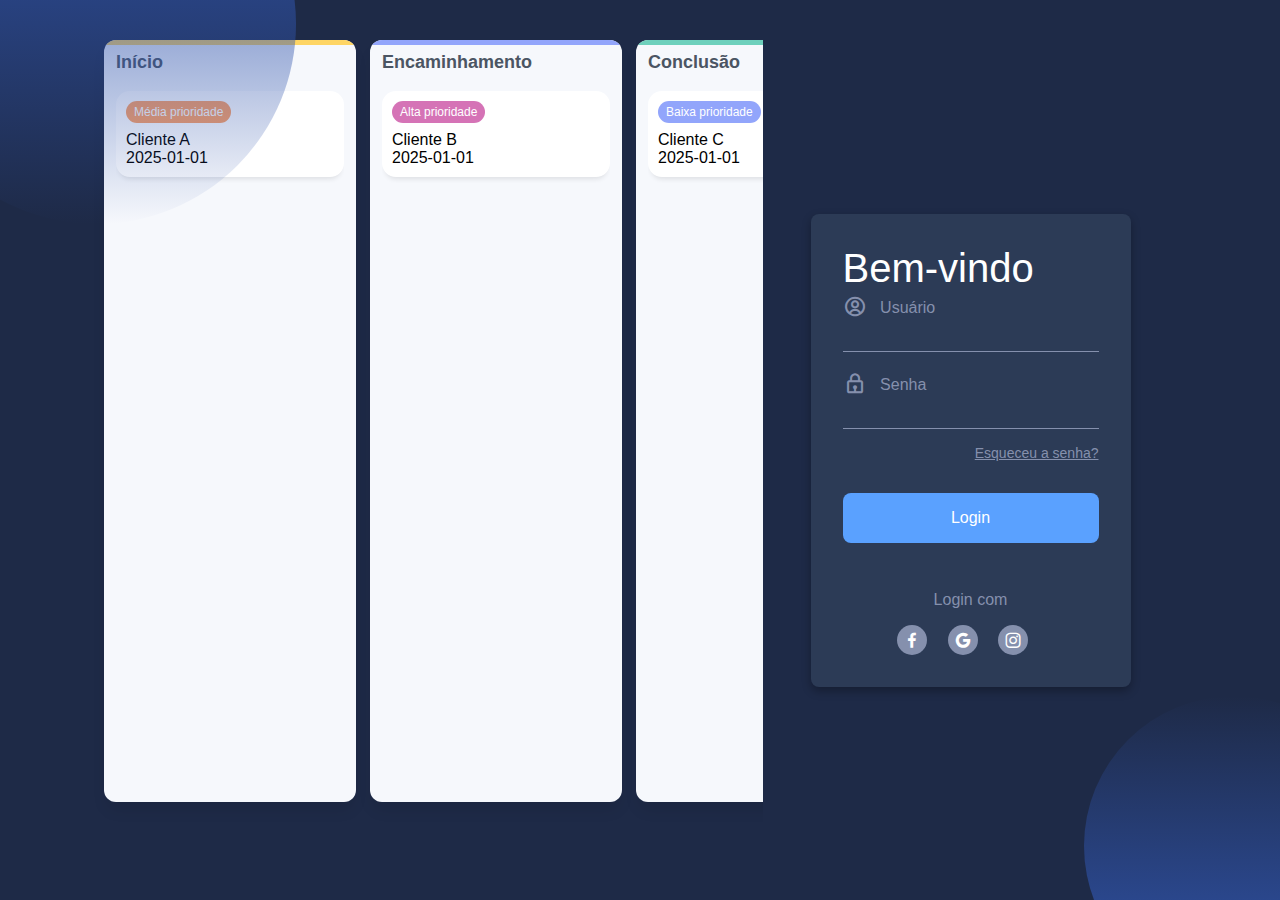
<file: frontend/public/index.html>
<!DOCTYPE html>
<html lang="pt-BR">
    <link rel="stylesheet" href="src/styles/index.css" media="screen">
    <link rel="stylesheet" href="src/styles/kanban.css" media="screen">
    <link rel="stylesheet" href="src/styles/login.css" media="screen">
    <link href='https://cdn.jsdelivr.net/npm/boxicons@2.0.5/css/boxicons.min.css' rel='stylesheet'>
<head>
    <title>Página Inicial</title>
</head>
<body id="body__">

    <div class="login" id="login">

        <div class="l-form" id = "l-form">
            <div class="exemplo__kanban">
                <main class="kanban">
                    <!-- COLUMN 1 -->
                    <div class="kanban-column" data-id="1">
                        <div class="kanban-title">
                            <h2>
                                Início
                            </h2>
            
                            <button class="add-card">
                                <i class="fa-solid fa-plus"></i>
                            </button>
                        </div>
            
                        <div class="kanban-cards">
                            <div class="kanban-card" draggable="true">
                                <div class="badge medium">
                                    <span>Média prioridade</span>
                                </div>
                                
                                <div class="card-text">
                                    <a class="a-text">Cliente A</a>
                                    <a class="a-text">2025-01-01</a>
                                </div>
            
                            </div>
                        </div>
                    </div>
            
                    <!-- COLUMN 2 -->
                    <div class="kanban-column" data-id="2">
                        <div class="kanban-title">
                            <h2>
                                Encaminhamento
                            </h2>
            
                            <button class="add-card">
                                <i class="fa-solid fa-plus"></i>
                            </button>
                        </div>
            
                        <div class="kanban-cards">
                            <div class="kanban-card" draggable="true">
                                <div class="badge high">
                                    <span>
                                        Alta prioridade
                                    </span>
                                </div>
            
                                <div class="card-text">
                                    <a class="a-text">Cliente B</a>
                                    <a class="a-text">2025-01-01</a>
                                </div>
            
                            </div>
                        </div>
                    </div>
            
                    <!-- COLUMN 3 -->
                    <div class="kanban-column" data-id="3">
                        <div class="kanban-title">
                            <h2>
                                Conclusão
                            </h2>
            
                            <button class="add-card">
                                <i class="fa-solid fa-plus"></i>
                            </button>
                        </div>
            
                        <div class="kanban-cards">
                            <div class="kanban-card" draggable="true">
                                <div class="badge low">
                                    <span>
                                        Baixa prioridade
                                    </span>
                                </div>
            
                                <div class="card-text">
                                    <a class="a-text">Cliente C</a>
                                    <a class="a-text">2025-01-01</a>
                                </div>
            
                            </div>
                        </div>
                    </div>
                    
                    <script src="src\components\exKanban.js"></script>
                </main>
            </div>
            <div class="shape1"></div>
            <div class="shape2"></div>

            <div class="form">

                <form action="" class="form__content">
                    <h1 class="form__title">Bem-vindo</h1>

                    <div class="form__div form__div-one">
                        <div class="form__icon">
                            <i class='bx bx-user-circle'></i>
                        </div>

                        <div class="form__div-input">
                            <label class="form__label">Usuário</label>
                            <input type="text" class="form__input" id="email_value">
                        </div>
                    </div>

                    <div class="form__div">
                        <div class="form__icon">
                            <i class='bx bx-lock' ></i>
                        </div>

                        <div class="form__div-input">
                            <label class="form__label">Senha</label>
                            <input type="password" class="form__input" id="key_value">
                        </div>
                    </div>
                    <a href="#" class="form__forgot">Esqueceu a senha?</a>

                    <input type="button" class="form__button" id ="form__button" value="Login">

                    <div class="form__social">
                        <span class="form__social-text">Login com</span>

                        <a href="#" class="form__social-icon"><i class='bx bxl-facebook' ></i></a>
                        <a href="#" class="form__social-icon"><i class='bx bxl-google' ></i></a>
                        <a href="#" class="form__social-icon"><i class='bx bxl-instagram' ></i></a>
                    </div>
                </form>
            </div>
        </div>
    </div>

</body>

<script src="src/config.js"></script>
<script src="src/components/login.js"></script>
<script src="https://code.jquery.com/jquery-3.6.0.min.js"></script>
<script src="src/components/coletarInformacoes.js"></script>
<script src="src/components/atualizarInformacoes.js"></script>
<script src="src/components/editarConfig.js"></script>
<script src="src/components/abrirFinais.js"></script>
<script src="src/components/ativarKanban.js"></script>
<script>
    document.getElementById('form__button').addEventListener('click', iniciarLogin);
</script>
</html>
</file>
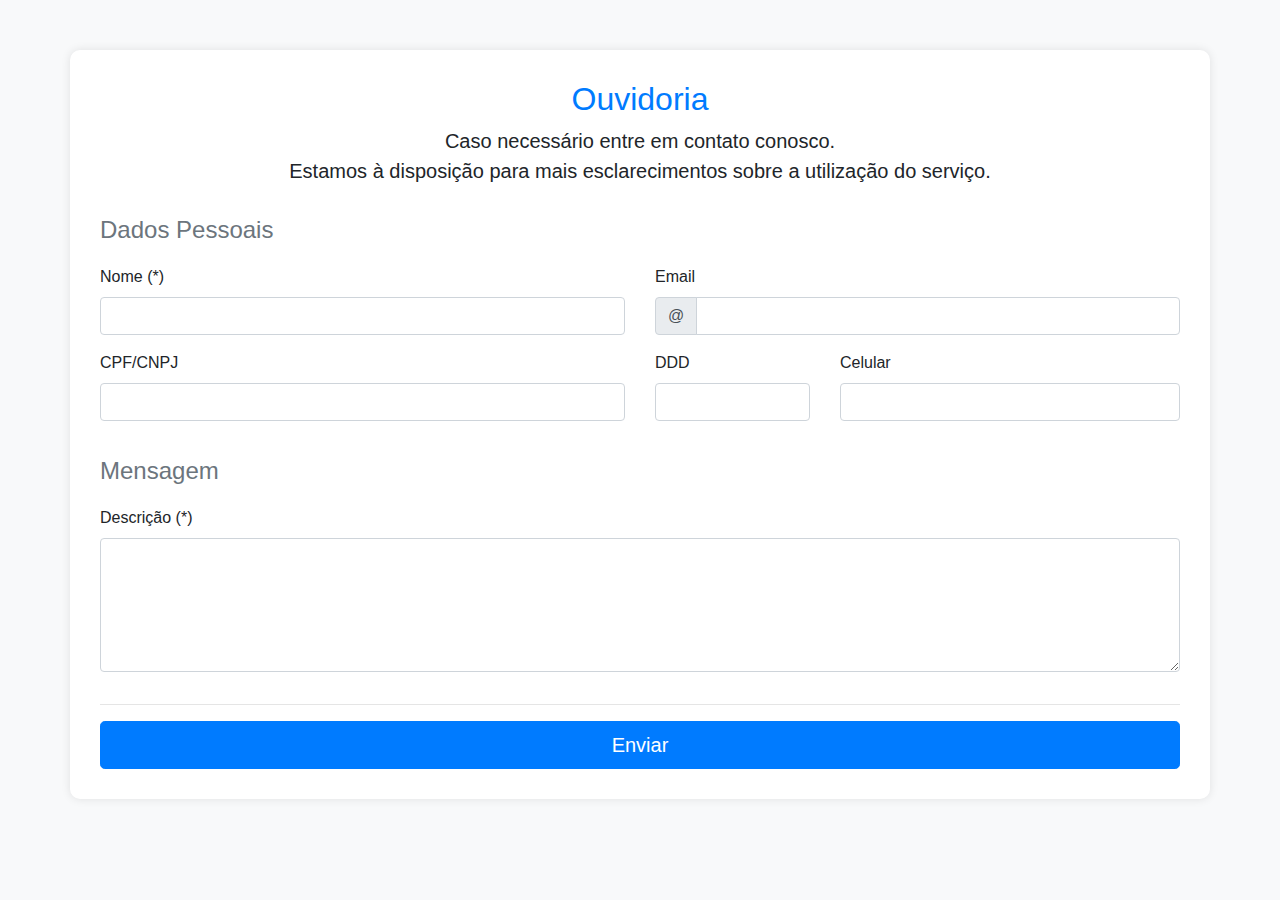
<file: Ouvidoria/cadastrar.html>
<!DOCTYPE html>
<html lang="pt-br">
<head>
    <meta charset="UTF-8">
    <meta name="viewport" content="width=device-width, initial-scale=1.0">
    <title>Formulário de Ouvidoria</title>
    <link rel="stylesheet" href="https://stackpath.bootstrapcdn.com/bootstrap/4.5.2/css/bootstrap.min.css">
    <style>
        body {
            background-color: #f8f9fa;
        }
        .container {
            background-color: #ffffff;
            border-radius: 10px;
            box-shadow: 0 0 10px rgba(0,0,0,0.1);
            padding: 30px;
            margin-top: 50px;
        }
        h2 {
            color: #007bff;
        }
        h4 {
            color: #6c757d;
            margin-top: 20px;
            margin-bottom: 20px;
        }
        .btn-primary {
            background-color: #007bff;
            border-color: #007bff;
        }
        .btn-primary:hover {
            background-color: #0056b3;
            border-color: #0056b3;
        }
    </style>
</head>
<body>
    <div class="container">
        <div class="text-center" style="margin-bottom: 30px">
            <h2>Ouvidoria</h2>
            <p class="lead">Caso necessário entre em contato conosco.<br>Estamos à disposição para mais esclarecimentos sobre a utilização do serviço.</p>
        </div>

        <form onsubmit="return criarCartao()">
            <h4>Dados Pessoais</h4>
            <div class="row">
                <div class="col-md-6 mb-3">
                    <label for="nome">Nome (*)</label>
                    <input type="text" class="form-control" id="nome" name="nome" required>
                </div>
                <div class="col-md-6 mb-3">
                    <label for="email">Email</label>
                    <div class="input-group">
                        <div class="input-group-prepend">
                            <span class="input-group-text">@</span>
                        </div>
                        <input type="email" id="email" class="form-control" name="email">
                    </div>
                </div>
                <div class="col-md-6 mb-3">
                    <label for="cpf">CPF/CNPJ</label>
                    <input type="text" id="cpf" class="form-control" name="cpf">
                </div>
                <div class="col-md-6 mb-3">
                    <div class="row">
                        <div class="col-md-4">
                            <label for="ddd_celular">DDD</label>
                            <input type="text" id="ddd_celular" class="form-control" name="ddd_celular">
                        </div>
                        <div class="col-md-8">
                            <label for="celular">Celular</label>
                            <input type="text" id="celular" class="form-control" name="celular">
                        </div>
                    </div>
                </div>
            </div>

            <h4>Mensagem</h4>
            <div class="row">
                <div class="col-md-12 mb-3">
                    <label for="mensagem">Descrição (*)</label>
                    <textarea rows="5" id="mensagem" class="form-control" name="mensagem" required></textarea>
                </div>
            </div>

            <hr>

            <button class="btn btn-primary btn-lg btn-block" type="submit">Enviar</button>
        </form>
    </div>

    <script>
        function criarCartao() {
            let mensagem = document.getElementById("mensagem").value;
            let nome = document.getElementById("nome").value;
        
            fetch('http://127.0.0.1:5000/criar-cartao', {
                method: 'POST',
                headers: { 'Content-Type': 'application/json' },
                body: JSON.stringify({
                    nome: nome,
                    mensagem: mensagem
                })
            })
            .then(response => response.json())
            .then(data => {
                console.log('Resposta do servidor:', data);
                alert("Seu comentário foi enviado com sucesso!");
            })
            .catch(error => {
                console.error('Erro ao enviar comentário:', error);
                alert("Erro ao enviar seu comentário. Por favor, fale com nossas atendentes!");
            });
        
            return false; // Previne o envio padrão do formulário
        };
    </script>
</body>
</html>
</file>
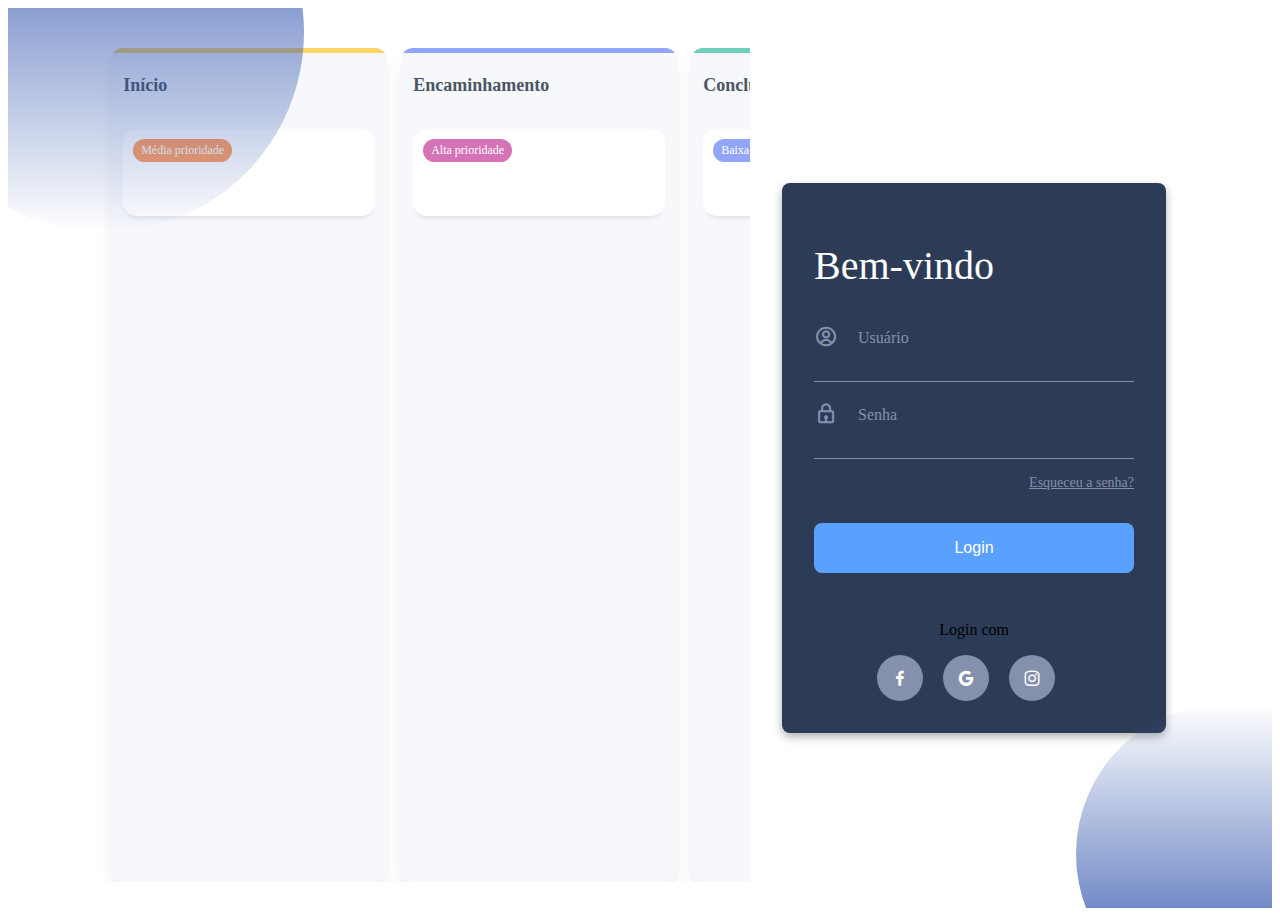
<file: Ouvidoria/login.html>
<!DOCTYPE html>
<html lang="en">
    <head>
        <meta charset="UTF-8">
        <meta name="viewport" content="width=device-width, initial-scale=1.0">

        <!-- ===== CSS ===== -->
        <link rel="stylesheet" href="css/login.css">

        <!-- ===== BOX ICONS ===== -->
        <link href='https://cdn.jsdelivr.net/npm/boxicons@2.0.5/css/boxicons.min.css' rel='stylesheet'>

        <title>Login form responsive</title>  
    </head>
    <body>

        <div class="l-form">
            <div class="exemplo__kanban">
                <main class="kanban">
                    <!-- COLUMN 1 -->
                    <div class="kanban-column" data-id="1">
                        <div class="kanban-title">
                            <h2>
                                Início
                            </h2>
            
                            <button class="add-card">
                                <i class="fa-solid fa-plus"></i>
                            </button>
                        </div>
            
                        <div class="kanban-cards">
                            <div class="kanban-card" draggable="true">
                                <div class="badge medium">
                                    <span>Média prioridade</span>
                                </div>
                                
                                <div class="card-text">
                                    <a>Cliente A</a>
                                    <a>2025-01-01</a>
                                </div>
            
                            </div>
                        </div>
                    </div>
            
                    <!-- COLUMN 2 -->
                    <div class="kanban-column" data-id="2">
                        <div class="kanban-title">
                            <h2>
                                Encaminhamento
                            </h2>
            
                            <button class="add-card">
                                <i class="fa-solid fa-plus"></i>
                            </button>
                        </div>
            
                        <div class="kanban-cards">
                            <div class="kanban-card" draggable="true">
                                <div class="badge high">
                                    <span>
                                        Alta prioridade
                                    </span>
                                </div>
            
                                <div class="card-text">
                                    <a>Cliente B</a>
                                    <a>2025-01-01</a>
                                </div>
            
                            </div>
                        </div>
                    </div>
            
                    <!-- COLUMN 3 -->
                    <div class="kanban-column" data-id="3">
                        <div class="kanban-title">
                            <h2>
                                Conclusão
                            </h2>
            
                            <button class="add-card">
                                <i class="fa-solid fa-plus"></i>
                            </button>
                        </div>
            
                        <div class="kanban-cards">
                            <div class="kanban-card" draggable="true">
                                <div class="badge low">
                                    <span>
                                        Baixa prioridade
                                    </span>
                                </div>
            
                                <div class="card-text">
                                    <a>Cliente C</a>
                                    <a>2025-01-01</a>
                                </div>
            
                            </div>
                        </div>
                    </div>
            
                    <script src="javascripts\exKanban.js"></script>
                </main>
            </div>
            <div class="shape1"></div>
            <div class="shape2"></div>

            <div class="form">

                <form action="" class="form__content">
                    <h1 class="form__title">Bem-vindo</h1>

                    <div class="form__div form__div-one">
                        <div class="form__icon">
                            <i class='bx bx-user-circle'></i>
                        </div>

                        <div class="form__div-input">
                            <label for="" class="form__label">Usuário</label>
                            <input type="text" class="form__input">
                        </div>
                    </div>

                    <div class="form__div">
                        <div class="form__icon">
                            <i class='bx bx-lock' ></i>
                        </div>

                        <div class="form__div-input">
                            <label for="" class="form__label">Senha</label>
                            <input type="password" class="form__input">
                        </div>
                    </div>
                    <a href="#" class="form__forgot">Esqueceu a senha?</a>

                    <input type="submit" class="form__button" value="Login" >

                    <div class="form__social">
                        <span class="form__social-text">Login com</span>

                        <a href="#" class="form__social-icon"><i class='bx bxl-facebook' ></i></a>
                        <a href="#" class="form__social-icon"><i class='bx bxl-google' ></i></a>
                        <a href="#" class="form__social-icon"><i class='bx bxl-instagram' ></i></a>
                    </div>
                </form>
            </div>
        </div>

        <!-- ===== MAIN JS ===== -->
        <script src="javascripts/login.js"></script>
    </body>

</html>
</file>
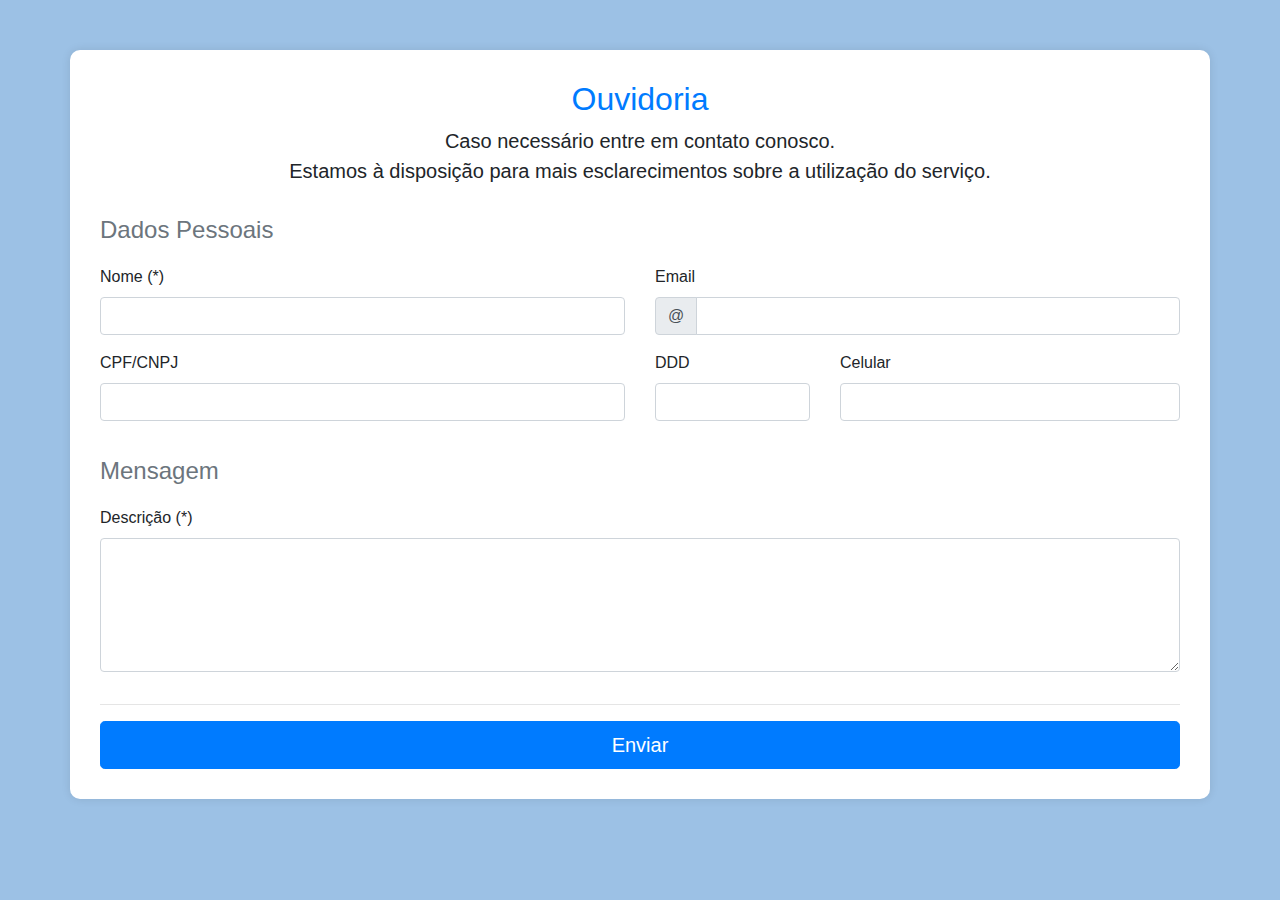
<file: frontend/public/cadastrar.html>
<!DOCTYPE html>
<html lang="pt-br">
<head>
    <meta charset="UTF-8">
    <meta name="viewport" content="width=device-width, initial-scale=1.0">
    <title>Formulário de Ouvidoria</title>
    <link rel="stylesheet" href="https://stackpath.bootstrapcdn.com/bootstrap/4.5.2/css/bootstrap.min.css">
    <style>
        body {
            background-color:rgb(156, 193, 229);
        }
        .container {
            background-color: #ffffff;
            border-radius: 10px;
            box-shadow: 0 0 10px rgba(0,0,0,0.1);
            padding: 30px;
            margin-top: 50px;
        }
        h2 {
            color: #007bff;
        }
        h4 {
            color: #6c757d;
            margin-top: 20px;
            margin-bottom: 20px;
        }
        .btn-primary {
            background-color: #007bff;
            border-color: #007bff;
        }
        .btn-primary:hover {
            background-color: #0056b3;
            border-color: #0056b3;
        }
    </style>
</head>
<body>
    <div class="container">
        <div class="text-center" style="margin-bottom: 30px">
            <h2>Ouvidoria</h2>
            <p class="lead">Caso necessário entre em contato conosco.<br>Estamos à disposição para mais esclarecimentos sobre a utilização do serviço.</p>
        </div>

        <form onsubmit="return criarCartao()">
            <h4>Dados Pessoais</h4>
            <div class="row">
                <div class="col-md-6 mb-3">
                    <label for="nome">Nome (*)</label>
                    <input type="text" class="form-control" id="nome" name="nome" required>
                </div>
                <div class="col-md-6 mb-3">
                    <label for="email">Email</label>
                    <div class="input-group">
                        <div class="input-group-prepend">
                            <span class="input-group-text">@</span>
                        </div>
                        <input type="email" id="email" class="form-control" name="email">
                    </div>
                </div>
                <div class="col-md-6 mb-3">
                    <label for="cpf">CPF/CNPJ</label>
                    <input type="text" id="cpf" class="form-control" name="cpf">
                </div>
                <div class="col-md-6 mb-3">
                    <div class="row">
                        <div class="col-md-4">
                            <label for="ddd_celular">DDD</label>
                            <input type="text" id="ddd_celular" class="form-control" name="ddd_celular">
                        </div>
                        <div class="col-md-8">
                            <label for="celular">Celular</label>
                            <input type="text" id="celular" class="form-control" name="celular">
                        </div>
                    </div>
                </div>
            </div>

            <h4>Mensagem</h4>
            <div class="row">
                <div class="col-md-12 mb-3">
                    <label for="mensagem">Descrição (*)</label>
                    <textarea rows="5" id="mensagem" class="form-control" name="mensagem" required></textarea>
                </div>
            </div>

            <hr>

            <button class="btn btn-primary btn-lg btn-block" type="submit">Enviar</button>
        </form>
    </div>

    <script src="https://code.jquery.com/jquery-3.5.1.slim.min.js"></script>
    <script src="https://cdn.jsdelivr.net/npm/@popperjs/core@2.5.4/dist/umd/popper.min.js"></script>
    <script src="https://stackpath.bootstrapcdn.com/bootstrap/4.5.2/js/bootstrap.min.js"></script>    
    <script src="src/config.js"></script>
    <script>
        function criarCartao() {
            let mensagem = document.getElementById("mensagem").value;
            let nome = document.getElementById("nome").value;
        
            fetch(`${window.BACKEND_URL}/criar-cartao`, {
                method: 'POST',
                headers: { 'Content-Type': 'application/json' },
                body: JSON.stringify({
                    nome: nome,
                    mensagem: mensagem
                })
            })
            .then(response => response.json())
            .then(data => {
                console.log('Resposta do servidor:', data);
                alert("Seu comentário foi enviado com sucesso!");
            })
            .catch(error => {
                console.error('Erro ao enviar comentário:', error);
                alert("Erro ao enviar seu comentário. Por favor, fale com nossas atendentes!");
            });
        
            return false; // Previne o envio padrão do formulário
        };
    </script>
</body>
</html>
</file>
<file: frontend/public/src/styles/index.css>
* {
    font-family: sans-serif;
    margin: 0;
    box-sizing: border-box;
}

/* 
* {
  font-family: 'Poppins', sans-serif;
  margin: 0;
  padding: 0;
  box-sizing: border-box;
} */

.cabecalho {
    flex: 1;
    background-color: #333;
    color:antiquewhite;
    width: auto;    
    height: 60px;
    max-height: 60px;
    border-radius: 5px 5px 0px 0px;
    padding: 10px 0px 0px 20px;
}

.content {
    flex: 1;
    flex-direction: column;
    background-color: #333;
    display: flex;
    min-height: 640px;
    height: auto;
    justify-content: left;
}

.content-2 {
    background-color: #333;
    justify-content: left;
    align-items: start;
    width: 100px;
    min-height: 690px;
    height: auto;
    padding: 5px 20px 5px 20px;
    display: flex;
    border-radius: 0px 0px 0px 5px;
    flex-direction: column;
}

.img-login {
    max-height: 40px;
    max-width: 100%;
    margin-right: 0px;
    margin-left: 96%;
    margin-top: 5px;
    cursor: pointer;
}

.img-config {
    max-height: 40px;
    max-width: 20%;
    margin-top: auto;
    margin-bottom: 10px;
    cursor: pointer;
}

.body-config {
    font-family: Arial, sans-serif;
    display: flex;
}

.sidebar-config {
    background-color: #2c2c2e;
    width: 20%;
    padding: 1rem;
    display: flex;
    flex-direction: column;
    gap: 1rem;
    border-right: 1px solid #3a3a3c;
}

.menu-item-config {
    background-color: #3a3a3c;
    color: #fff;
    padding: 0.8rem 1rem;
    border: none;
    border-radius: 5px;
    text-align: left;
    cursor: pointer;
    transition: all 0.3s ease;
    text-align: center;
}

.menu-item-config:hover {
    background-color: #4a4a4c;
}

.menu-item-config.active {
    background-color: #3a6ea5;
}

.main-config {
    flex: 1;
    padding: 2rem;

}

.task-list {
    max-width: 500px;
    margin: 0 auto;
    margin-top: 1%;
    overflow-y: auto;
    scrollbar-width: thin;
    height: 100%;
}

.task-item {
    background-color: #f5f5f5;
    color: #000;
    display: flex;
    justify-content: space-between;
    align-items: center;
    padding: 0.8rem 1rem;
    border-radius: 5px;
    margin-bottom: 0.5rem;
    box-shadow: 0 1px 3px rgba(0, 0, 0, 0.2);
}

.task-item span {
    font-size: 1rem;
}

.delete-button {
    background: none;
    border: none;
    color: red;
    font-size: 1.2rem;
    cursor: pointer;
  }

.delete-button:hover {
    color: darkred;
}

.lista-actions {
  display: flex;
  justify-content: center;
  align-items: center;
  margin-top: 10px;
}

.add-task, .save-button {
  padding: 5px 10px;
  margin-right: 10px;
  cursor: pointer;
  border-radius: 4px;
  transition: background-color 0.3s;
}

.add-task:hover, .save-button:hover {
color: #e0e0e0;
}

.save-button {
  border: none;
}

.toggle-container {
  display: flex;
  align-items: center;
  gap: 1rem;
}

.toggle-switch {
  position: relative;
  width: 50px;
  height: 24px;
  background-color: #ccc;
  border-radius: 12px;
  cursor: pointer;
  transition: background-color 0.3s ease;
}

.toggle-switch::before {
  content: '';
  position: absolute;
  top: 2px;
  left: 2px;
  width: 20px;
  height: 20px;
  background-color: white;
  border-radius: 50%;
  transition: transform 0.3s ease;
}

.toggle-switch.active {
  background-color: #4caf50;
}

.toggle-switch.active::before {
  transform: translateX(26px);
}

.text_config_sis {
    color: #f4f4f4;
}

.list-users {
    overflow-y: auto;
    scrollbar-width: thin;
    height: 100%;
}

.user-item {
  display: flex;
  align-items: center;
  justify-content: space-between;
  background-color: #3a3a3a;
  padding: 1rem;
  margin-bottom: 1rem;
  border-radius: 8px;
  box-shadow: 0 2px 4px rgba(0, 0, 0, 0.2);
}

.user-info {
  display: flex;
  align-items: center;
  gap: 1rem;
}

.user-avatar {
  width: 40px;
  height: 40px;
  background-color: #ffffff;
  border-radius: 50%;
  display: flex;
  justify-content: center;
  align-items: center;
  color: #2d2d2d;
  font-size: 1.2rem;
  font-weight: bold;
}

.user-details {
  display: flex;
  flex-direction: column;
}

.user-details span {
  font-size: 0.9rem;
}

.user-details span:first-child {
  font-weight: bold;
}

.user-role {
  background-color: #f5f5f5;
  color: #000;
  border: none;
  border-radius: 4px;
  padding: 0.5rem;
  font-size: 0.9rem;
  cursor: pointer;
}

.user-role:hover {
  background-color: #e0e0e0;
}

.key-user {
    margin-top: 6px;
}

.config-exit {
    position: absolute;
    top: 1px;
    right: 1px;
    font-size: 1.5rem;
    font-family: sans-serif;
    color: rgb(54, 107, 156);
    background-color: #333;
    border-color: #333;
    border-radius: 0px 5px 0px 0px;
    width: 4%;
    cursor: pointer;
    box-shadow: -3px 3px 10px rgba(0, 0, 0, 0.3);
    text-align: center;
}

.config-exit:hover {
    color: #005bb5;
}

.linha-config {
    background-color: #245582;
    width: 1px;
    height: 100%;
    margin-left: 20%;
}

.content-config {
    display: flex;
    width: 100%;
    justify-content: right;
}

.container {
    display: flex;
    height: 100%;
}

.menu {
    background-color: #2b5c8a;
    width: 200;
    min-height: 690px;
    height: auto;
    padding: 5px 20px 5px 20px;
    display: flex;
    border-radius: 0px 0px 0px 5px;
    flex-direction: column;
}

.menu .opcao {
    text-decoration: none;
    color: white;
    margin: 10px 0;
    padding: 10px;
    background-color: #3a6ea5;
    box-shadow: 5px 0 15px rgba(0, 0, 0, 0.2);
    text-align: center;
    border-radius: 5px;
    max-width: 140px;
    cursor: pointer;
}

.menu .opcao:hover {
    background-color: #4177b2;
}

.btn-menu {
    color: #f4f4f4;
    font-size: 40px;
    cursor: pointer;
    text-decoration: none;
    margin-left: 10px;
}

.btn-menu-2 {
    color: #f4f4f4;
    font-size: 40px;
    cursor: pointer;
    text-decoration: none;
    margin-left: auto;
}

.menu .selecionado{
    color:#2b5c8a;
    box-shadow: 5px 0 15px rgba(0, 0, 0, 0.2);
    background-color: #94c4ec;
    text-decoration: none;
    margin: 10px 0;
    padding: 10px;
    box-shadow: 5px 0 15px rgba(0, 0, 0, 0.2);
    text-align: center;
    border-radius: 5px;
    max-width: 140px;
    cursor:default;
}

.action-buttons {
    position: absolute;
    bottom: 10px; /* Ajusta a posição na parte inferior */
    right: 10px; /* Ajusta a posição na parte direita */
    display: flex;
    gap: 10px; /* Espaço entre os botões */
  }
  
.action-buttons .btn {
  display: flex;
  justify-content: center;
  align-items: center;
  width: 20px;
  height: 20px;
  border-radius: 50%; /* Torna os botões circulares */
  font-size: 10px;
  font-weight: bold;
  text-decoration: none;
  color: white;
  cursor: pointer;
}

.btn-check {
  background-color: #28a745; /* Verde para o botão de check */
}

.btn-check:hover {
  background-color: #218838; /* Verde escuro no hover */
}

.btn-cancel {
  background-color: #dc3545; /* Vermelho para o botão de cancelar */
}

.btn-cancel:hover {
  background-color: #c82333; /* Vermelho escuro no hover */
}

/* Menu de contexto */
#context-menu {
  position: absolute;
  background-color: #333;
  color: white;
  border-radius: 5px;
  box-shadow: 0 4px 6px rgba(0, 0, 0, 0.2);
  padding: 10px;
  z-index: 1000;
  display: flex;
  flex-direction: column;
}

#context-menu.hidden {
  display: none;
}

#context-menu button {
  background: transparent;
  color: white;
  border: none;
  cursor: pointer;
  padding: 5px 10px;
  text-align: left;
}

#context-menu button:hover {
  background-color: #444;
}

/* Contêiner dos cartões */
.finalizados-list {
  display: grid;
  grid-template-columns: repeat(auto-fit, minmax(100px, 18rem)); 
  /* gap: 20px;  */
  /* padding: 20px; */
  /* max-width: 1200px; */
  margin-left: 50px;
  /* max-width: 0.9vw; */
  max-height: 90vh;
  overflow-y: auto;
  scrollbar-width: none;
}

/* Estilo do cartão */
.finalizados-cards {
  background-color: #3A6EA5; /* Azul do cartão */
  border-radius: 10px; /* Bordas arredondadas */
  padding: 15px 20px;
  box-shadow: 0 4px 8px rgba(0, 0, 0, 0.3); /* Sombras */
  transition: transform 0.3s ease, box-shadow 0.3s ease; /* Animação de hover */
  margin: 60px 30px;
  max-width: 300px;
}

/* Animação ao passar o mouse no cartão */
.finalizados-cards:hover {
  transform: translateY(-5px); /* Levanta o cartão */
  box-shadow: 0 6px 12px rgba(0, 0, 0, 0.3); /* Aumenta a sombra */
}

/* Formatação do texto */
.finalizados-cards p {
  /* margin: 10px 0; */
  font-size: 16px;
  line-height: 1.5;
  color: #ffffff; /* Texto branco */
  cursor: pointer;
}

.dupla-cards {
  flex: 1;
  flex-direction: column;
  margin: 0px;
  width: 300px;
  height: 600px;
  margin-bottom: 20px;
}

/* .content-kanban {
  max-width: 0.9vw;
  overflow-x: auto;
  scrollbar-width: thin;
} */

.tag-container {
  flex-grow: 1;
  background-color: #2e2e2e; /* Fundo principal */
  padding: 20px;
  position: relative;
  display: flex;
  flex-direction: column;
  border-radius: 8px;
  gap: 20px;
  overflow-y: auto;
  scrollbar-width: thin;
  max-height: 100%;
}

/* Lista de tags */
.tags-list {
  display: flex;
  flex-direction: column;
  gap: 20px;
}

/* Itens de tag */
.tag-item {
  display: flex;
  align-items: center;
  gap: 20px;
}

.delete-tag {
  background: none;
  border: none;
  color: #999;
  font-size: 18px;
  cursor: pointer;
  padding: 0 5px;
  margin-left: 5px;
  transition: color 0.3s ease;
}
.delete-tag:hover {
  color: #ff4444;
}

.tag-btn {
  background-color: #6faeff; /* Azul claro */
  border: none;
  border-radius: 5px;
  padding: 10px 20px;
  font-size: 16px;
  color: #f4f4f4;
  box-shadow: 0 4px 6px rgba(0, 0, 0, 0.2);
  min-width: 30%;
}

/* Detalhes da tag */
.tag-details {
  display: flex;
  align-items: center;
  gap: 10px;
  font-size: 14px;
}

/* Círculos de cor */
.tag-circle {
  width: 15px;
  height: 15px;
  border-radius: 50%;
  display: inline-block;
}

.tag-circle.tag {
  background-color: #6faeff;
  cursor: pointer;
}

.tag-circle.txt {
  background-color: #fff;
  cursor: pointer;
}

/* Input de tamanho */
.tag-input {
  width: 50px;
  padding: 5px;
  border: none;
  border-bottom: 2px solid #6faeff;
  background: transparent;
  color: white;
  font-size: 14px;
  text-align: center;
  outline: none;
}

.color-input {
  appearance: none; /* Remove o estilo padrão do input */
  -webkit-appearance: none; /* Suporte para navegadores WebKit */
  width: 20px;
  height: 20px;
  border-radius: 50%; /* Faz o input ser circular */
  border: none;
  cursor: pointer;
  padding: 100;
}

.color-input::-webkit-color-swatch {
  border: none; /* Remove a borda interna no Chrome */
  border-radius: 50%;
}

.color-input::-moz-color-swatch {
  border: none; /* Remove a borda interna no Firefox */
  border-radius: 50%;
}

.informacoes {
  flex: 1;
  flex-direction: column;
  margin-top: 30px;
}

.informacoes p{
  margin-top: 10px;
}

.main-info {
  flex: 1;
  padding: 2rem;
  overflow-y: auto;
  scrollbar-width: thin;
  max-width: 80%;
  direction: rtl; /* Inverte a direção do conteúdo */
}

.main-info > * {
  direction: ltr; /* Restaura a direção normal para o conteúdo interno */
}

/* Estilos para navegadores baseados em WebKit (Chrome, Safari, etc.) */
.main-info::-webkit-scrollbar {
  width: 8px; /* Ajuste a largura conforme necessário */
}

.main-info::-webkit-scrollbar-thumb {
  background-color: #f4f4f4; /* Cor da barra de rolagem */
  border-radius: 4px;
}

.main-info::-webkit-scrollbar-track {
  background-color: #ccc; /* Cor do fundo da barra de rolagem */
}

/* Estilo para o container principal da caixa de texto */
.message-box {
  display: flex;
  align-items: center;
  width: 400px;
  padding: 10px 15px;
  background-color: transparent;
  border: 2px solid #999; /* Borda clara */
  border-radius: 10px;
  font-family: Arial, sans-serif;
}

/* Estilo para o campo de texto (input) */
.message-box-input {
  flex: 1;
  background: none;
  border: none;
  outline: none;
  color: #999; /* Texto claro */
  font-size: 16px;
}

/* Placeholder estilizado */
.message-box-input::placeholder {
  color: #999;
}

/* Estilo para o botão */
.message-box-button {
  background: none;
  border: none;
  color: #999; /* Botão claro */
  font-size: 18px;
  cursor: pointer;
}

/* Cor ao passar o mouse sobre o botão */
.message-box-button:hover {
  color: #fff; /* Branco ao passar o mouse */
}

.badge-exfin {
  display: inline-block;
  padding: 5px 10px; /* Ajusta o espaçamento interno */
  border-radius: 20px; /* Torna as bordas arredondadas */
  font-size: 14px; /* Ajusta o tamanho da fonte */
  font-weight: bold; /* Destaca o texto */
  text-align: center;
  color: #fff; /* Cor padrão do texto */
  background-color: #555; /* Cor de fundo padrão */
  margin-bottom: 10px; /* Espaço inferior */
  width: fit-content; /* Ajusta a largura ao conteúdo */
  box-shadow: 0 3px 6px rgba(0, 0, 0, 0.15); /* Aumenta a sombra */
}
</file>
<file: frontend/public/src/styles/kanban.css>
@import url('https://fonts.googleapis.com/css2?family=Poppins:ital,wght@0,100;0,200;0,300;0,400;0,500;0,600;0,700;0,800;0,900;1,100;1,200;1,300;1,400;1,500;1,600;1,700;1,800;1,900&display=swap');

/* body {
    min-height: 100vh;
    display: flex;
    justify-content: center;
    align-items: center;
    background: linear-gradient(90deg, #a5b4fc, #93c5fd);
} */
*::-webkit-scrollbar {
    width: 10px;
    height: 10px;
}
  
*::-webkit-scrollbar-track {
    background: #888;
    border-radius: 10px;
}
  
*::-webkit-scrollbar-thumb {
    background: #333;
    border-radius: 10px;
}
  
*::-webkit-scrollbar-thumb:hover {
    background: #333;
}

.kanban {
    display: flex;
    gap: 14px;
    padding: 24px;
    width: 100%;
    height: 90vh;
    overflow-x: auto;
    scrollbar-width: thin;
}

.kanban-column {
    display: flex;
    flex-direction: column;
    gap: 18px;
    height: 100%;
    overflow-y: auto;
    background-color: #f6f8fc;
    border-radius: 12px;
    box-shadow: 0px 10px 15px -3px rgba(0, 0, 0, 0.1);
    padding: 12px;
    overflow: hidden;
    position: relative;
    min-width: 252px;
    scrollbar-width: thin;
}

.kanban-column::after {
    position: absolute;
    content: '';
    height: 5px;
    width: 100%;
    top: 0;
    left: 0;
}

.kanban-column[data-id="1"]::after {
    background-color: #d573b6;
}

.kanban-column[data-id="2"]::after {
    background-color: #fea065;
}

.kanban-column[data-id="3"]::after {
    background-color: #fed565;
}

.kanban-column[data-id="4"]::after {
    background-color: #92a5fb;
}

.kanban-column[data-id="5"]::after {
    background-color: #6ed0bc;
}

.kanban-column[data-id="6"]::after {
    background-color: #d573b6;
}

.kanban-column[data-id="7"]::after {
    background-color: #fea065;
}

.kanban-column[data-id="8"]::after {
    background-color: #fed565;
}

.kanban-column[data-id="9"]::after {
    background-color: #92a5fb;
}

.kanban-column[data-id="10"]::after {
    background-color: #6ed0bc;
}

.kanban-title {
    display: flex;
    justify-content: space-between;
}

.kanban-title h2 {
    font-size: 18px;
    color: #4b5563;
    font-weight: 600;
}

.add-card {
    color: #4b5563;
    font-size: 20px;
    background-color: transparent;
    cursor: pointer;
    border: none;
}

.kanban-cards {
    display: flex;
    flex-direction: column;
    gap: 8px;
    height: 100%;
    overflow-y: auto;
    overflow-x: hidden;
    scrollbar-width: thin;
}

.kanban-card {
    display: flex;
    flex-direction: column;
    gap: 8px;
    background-color: #ffffff;
    border-radius: 14px;
    padding: 10px;
    box-shadow: 0px 5px 5px -3px rgba(0, 0, 0, 0.5);
    cursor: pointer;
}

.badge {
    color: #ffffff;
    width: fit-content;
    font-size: 12px;
    padding: 4px 8px;
    border-radius: 12px;
}

.card-infos {
    display: flex;
    justify-content: space-between;
    align-items: center;
}

.card-icons {
    display: flex;
    gap: 18px;
}

.card-icons i {
    color: #a8a8aa;
}

.card-text {
    display: flex;
    flex-direction: column;
}

.user img {
    width: 42px;
    height: 42px;
    border-radius: 100%;
    object-fit: cover;
}

.dragging {
    opacity: 0.5;
}

.cards-hover {
    background-color: #eaeffa;
    border-radius: 8px;
}
</file>
<file: frontend/public/src/styles/login.css>
.l-form {
    display: flex;
    height: 100vh;
}

.exemplo__kanban {
    /* flex: 1; */
    /* background-color: transparent; */
    padding: 1rem;
    overflow-y: auto;
    color: #ffffff;
    margin-left: 5%
}

:root {
    --first-color: #1e2a47; /* Cor de fundo principal */
    --text-color: #8590AD; /* Cor do texto */
    --highlight-color: #5aa1ff; /* Cor de destaque */
    --body-font: 'Roboto', sans-serif;
    --big-font-size: 2rem;
    --normal-font-size: 0.938rem;
    --smaller-font-size: 0.875rem;
}

@media screen and (min-width: 768px) {
    :root {
        --big-font-size: 2.5rem;
        --normal-font-size: 1rem;
    }
}

/*===== BASE =====*/
.login *, ::before, ::after {
    box-sizing: border-box;
}

.login {
    margin: 0;
    padding: 0;
    font-family: var(--body-font);
    color: var(--text-color);
    background-color: var(--first-color);
    /* background: linear-gradient(90deg, #a5b4fc, #93c5fd); */
}

.login h1 {
    margin: 0;
    color: #ffffff;
}

.a-text {
    text-decoration: none;
    color: black;
}

.container__main {
    flex: 1;
}

/*===== FORM =====*/
.l-form {
    position: relative;
    height: 100vh;
    overflow: hidden;
}

.shape1, .shape2 {
    position: absolute;
    width: 200px;
    height: 200px;
    border-radius: 50%;
}

.shape1 {
    top: -7rem;
    left: -3.5rem;
    background: linear-gradient(180deg, #3054ac 0%, rgba(221, 161, 161, 0) 100%);
}

.shape2 {
    bottom: -6rem;
    right: -5.5rem;
    background: linear-gradient(180deg, #3054ac 0%, rgba(221, 161, 161, 0) 100%);
    transform: rotate(180deg);
}

/*=== Form ===*/
.form {
    height: 100vh;
    display: grid;
    justify-content: center;
    align-items: center;
    padding: 0 1rem;
}

.form__content {
    width: 290px;
    background-color: #2c3b56; /* Fundo do formulário */
    padding: 2rem;
    border-radius: 8px;
    box-shadow: 0 4px 10px rgba(0, 0, 0, 0.3);
}

.form__title {
    font-size: var(--big-font-size);
    font-weight: 500;
    margin-bottom: 2rem;
    color: #ffffff;
}

.form__div {
    position: relative;
    display: grid;
    grid-template-columns: 10% 90%; /* Aumentado o espaçamento entre o ícone e o texto */
    margin-bottom: 1rem;
    padding: .25rem 0;
    border-bottom: 1px solid var(--text-color); /* Apenas uma linha na base */
}

.form__icon {
    font-size: 1.5rem;
    color: var(--text-color);
    transition: .3s;
}

/*=== Icon focus ===*/
.form__div.focus .form__icon {
    color: var(--highlight-color);
}

.form__label {
    display: block;
    position: relative;
    left: .75rem;
    top: .25rem;
    font-size: var(--normal-font-size);
    color: var(--text-color);
    transition: .3s;
}

/*=== Label focus ===*/
.form__div.focus .form__label {
    top: -0.5rem;
    font-size: .875rem;
    color: var(--highlight-color);
}

.form__input {
    width: 100%;
    padding: .5rem .75rem;
    font-size: var(--normal-font-size);
    border: none;
    outline: none;
    background: none;
    color: #ffffff;
}

/*=== Forgotten Password ===*/
.form__forgot {
    display: block;
    text-align: right;
    margin-bottom: 2rem;
    font-size: var(--smaller-font-size);
    color: var(--text-color);
    font-weight: 500;
    transition: .5s;
}

.form__forgot:hover {
    color: var(--highlight-color);
}

.form__button {
    width: 100%;
    padding: 1rem;
    font-size: var(--normal-font-size);
    outline: none;
    border: none;
    margin-bottom: 3rem;
    background-color: var(--highlight-color);
    color: #ffffff;
    border-radius: .5rem;
    cursor: pointer;
    transition: .3s;
}

.form__button:hover {
    box-shadow: 0px 15px 36px rgba(0, 0, 0, .15);
}

/*=== Form social ===*/
.form__social {
    text-align: center;
}

.form__social-text {
    display: block;
    font-size: var(--normal-font-size);
    margin-bottom: 1rem;
}

.form__social-icon {
    display: inline-flex;
    justify-content: center;
    align-items: center;
    width: 30px;
    height: 30px;
    margin-right: 1rem;
    padding: .5rem;
    background-color: var(--text-color);
    color: #ffffff;
    font-size: 1.25rem;
    border-radius: 50%;
    text-decoration: none;
}

.form__social-icon:hover {
    background-color: var(--highlight-color);
}

/*===== MEDIA QUERIES =====*/
@media screen and (min-width: 968px) {
    .shape1 {
        width: 400px;
        height: 400px;
        top: -11rem;
        left: -6.5rem;
    }

    .shape2 {
        width: 300px;
        height: 300px;
        right: -6.5rem;
    }

    .form {
        grid-template-columns: 1.5fr 1fr;
        padding: 0 2rem;
    }

    .form__content {
        width: 320px;
    }

    .form__img {
        display: block;
        width: 700px;
        justify-self: center;
    }
}

.exemplo__kanban {
    display: block;
}


/* Kanban */


.kanban {
    display: flex;
    gap: 14px;
    padding: 24px;
    width: 100%;
    height: 90vh;
    overflow-x: hidden;
}

.kanban-column {
    display: flex;
    flex-direction: column;
    gap: 18px;
    height: 100%;
    overflow-y: auto;
    background-color: #f6f8fc;
    border-radius: 12px;
    box-shadow: 0px 10px 15px -3px rgba(0, 0, 0, 0.1);
    padding: 12px;
    overflow: hidden;
    position: relative;
    min-width: 252px;
}

.kanban-column::after {
    position: absolute;
    content: '';
    height: 5px;
    width: 100%;
    top: 0;
    left: 0;
}

.kanban-column[data-id="1"]::after {
    background-color: #fed565;
}

.kanban-column[data-id="2"]::after {
    background-color: #92a5fb;
}

.kanban-column[data-id="3"]::after {
    background-color: #6ed0bc;
}

.kanban-title {
    display: flex;
    justify-content: space-between;
}

.kanban-title h2 {
    font-size: 18px;
    color: #4b5563;
    font-weight: 600;
}

.add-card {
    color: #4b5563;
    font-size: 20px;
    background-color: transparent;
    cursor: pointer;
    border: none;
}

.kanban-cards {
    display: flex;
    flex-direction: column;
    gap: 8px;
    height: 100%;
    overflow-y: auto;
    overflow-x: hidden;
}

.kanban-card {
    display: flex;
    flex-direction: column;
    gap: 8px;
    background-color: #ffffff;
    border-radius: 14px;
    padding: 10px;
    box-shadow: 0px 5px 5px -3px rgba(0, 0, 0, 0.1);
    cursor: pointer;
}

.badge {
    color: #ffffff;
    width: fit-content;
    font-size: 12px;
    padding: 4px 8px;
    border-radius: 12px;
}

.badge.high {
    background-color: #d573b6;
}

.badge.medium {
    background-color: #fea065;
}

.badge.low {
    background-color: #92a5fb;
}

.card-icons {
    display: flex;
    gap: 18px;
}

.card-icons i {
    color: #a8a8aa;
}

.dragging {
    opacity: 0.5;
}

.cards-hover {
    background-color: #eaeffa;
    border-radius: 8px;
}

.card-text {
    display: flex;
    flex-direction: column;
}
</file>
<file: Ouvidoria/css/login.css>
.l-form {
    display: flex;
    height: 100vh;
}

.exemplo__kanban {
    /* flex: 1; */
    /* background-color: transparent; */
    padding: 1rem;
    overflow-y: auto;
    color: #ffffff;
    margin-left: 5%
}

:root {
    --first-color: #1e2a47; /* Cor de fundo principal */
    --text-color: #8590AD; /* Cor do texto */
    --highlight-color: #5aa1ff; /* Cor de destaque */
    --body-font: 'Roboto', sans-serif;
    --big-font-size: 2rem;
    --normal-font-size: 0.938rem;
    --smaller-font-size: 0.875rem;
}

@media screen and (min-width: 768px) {
    :root {
        --big-font-size: 2.5rem;
        --normal-font-size: 1rem;
    }
}

/*===== BASE =====*/
.login *, ::before, ::after {
    box-sizing: border-box;
}

.login {
    margin: 0;
    padding: 0;
    font-family: var(--body-font);
    color: var(--text-color);
    background-color: var(--first-color);
    /* background: linear-gradient(90deg, #a5b4fc, #93c5fd); */
}

.login h1 {
    margin: 0;
    color: #ffffff;
}

.a-text {
    text-decoration: none;
    color: black;
}

.container__main {
    flex: 1;
}

/*===== FORM =====*/
.l-form {
    position: relative;
    height: 100vh;
    overflow: hidden;
}

.shape1, .shape2 {
    position: absolute;
    width: 200px;
    height: 200px;
    border-radius: 50%;
}

.shape1 {
    top: -7rem;
    left: -3.5rem;
    background: linear-gradient(180deg, #3054ac 0%, rgba(221, 161, 161, 0) 100%);
}

.shape2 {
    bottom: -6rem;
    right: -5.5rem;
    background: linear-gradient(180deg, #3054ac 0%, rgba(221, 161, 161, 0) 100%);
    transform: rotate(180deg);
}

/*=== Form ===*/
.form {
    height: 100vh;
    display: grid;
    justify-content: center;
    align-items: center;
    padding: 0 1rem;
}

.form__content {
    width: 290px;
    background-color: #2c3b56; /* Fundo do formulário */
    padding: 2rem;
    border-radius: 8px;
    box-shadow: 0 4px 10px rgba(0, 0, 0, 0.3);
}

.form__title {
    font-size: var(--big-font-size);
    font-weight: 500;
    margin-bottom: 2rem;
    color: #ffffff;
}

.form__div {
    position: relative;
    display: grid;
    grid-template-columns: 10% 90%; /* Aumentado o espaçamento entre o ícone e o texto */
    margin-bottom: 1rem;
    padding: .25rem 0;
    border-bottom: 1px solid var(--text-color); /* Apenas uma linha na base */
}

.form__icon {
    font-size: 1.5rem;
    color: var(--text-color);
    transition: .3s;
}

/*=== Icon focus ===*/
.form__div.focus .form__icon {
    color: var(--highlight-color);
}

.form__label {
    display: block;
    position: relative;
    left: .75rem;
    top: .25rem;
    font-size: var(--normal-font-size);
    color: var(--text-color);
    transition: .3s;
}

/*=== Label focus ===*/
.form__div.focus .form__label {
    top: -0.5rem;
    font-size: .875rem;
    color: var(--highlight-color);
}

.form__input {
    width: 100%;
    padding: .5rem .75rem;
    font-size: var(--normal-font-size);
    border: none;
    outline: none;
    background: none;
    color: #ffffff;
}

/*=== Forgotten Password ===*/
.form__forgot {
    display: block;
    text-align: right;
    margin-bottom: 2rem;
    font-size: var(--smaller-font-size);
    color: var(--text-color);
    font-weight: 500;
    transition: .5s;
}

.form__forgot:hover {
    color: var(--highlight-color);
}

.form__button {
    width: 100%;
    padding: 1rem;
    font-size: var(--normal-font-size);
    outline: none;
    border: none;
    margin-bottom: 3rem;
    background-color: var(--highlight-color);
    color: #ffffff;
    border-radius: .5rem;
    cursor: pointer;
    transition: .3s;
}

.form__button:hover {
    box-shadow: 0px 15px 36px rgba(0, 0, 0, .15);
}

/*=== Form social ===*/
.form__social {
    text-align: center;
}

.form__social-text {
    display: block;
    font-size: var(--normal-font-size);
    margin-bottom: 1rem;
}

.form__social-icon {
    display: inline-flex;
    justify-content: center;
    align-items: center;
    width: 30px;
    height: 30px;
    margin-right: 1rem;
    padding: .5rem;
    background-color: var(--text-color);
    color: #ffffff;
    font-size: 1.25rem;
    border-radius: 50%;
    text-decoration: none;
}

.form__social-icon:hover {
    background-color: var(--highlight-color);
}

/*===== MEDIA QUERIES =====*/
@media screen and (min-width: 968px) {
    .shape1 {
        width: 400px;
        height: 400px;
        top: -11rem;
        left: -6.5rem;
    }

    .shape2 {
        width: 300px;
        height: 300px;
        right: -6.5rem;
    }

    .form {
        grid-template-columns: 1.5fr 1fr;
        padding: 0 2rem;
    }

    .form__content {
        width: 320px;
    }

    .form__img {
        display: block;
        width: 700px;
        justify-self: center;
    }
}

.exemplo__kanban {
    display: block;
}


/* Kanban */


.kanban {
    display: flex;
    gap: 14px;
    padding: 24px;
    width: 100%;
    height: 90vh;
    overflow-x: hidden;
}

.kanban-column {
    display: flex;
    flex-direction: column;
    gap: 18px;
    height: 100%;
    overflow-y: auto;
    background-color: #f6f8fc;
    border-radius: 12px;
    box-shadow: 0px 10px 15px -3px rgba(0, 0, 0, 0.1);
    padding: 12px;
    overflow: hidden;
    position: relative;
    min-width: 252px;
}

.kanban-column::after {
    position: absolute;
    content: '';
    height: 5px;
    width: 100%;
    top: 0;
    left: 0;
}

.kanban-column[data-id="1"]::after {
    background-color: #fed565;
}

.kanban-column[data-id="2"]::after {
    background-color: #92a5fb;
}

.kanban-column[data-id="3"]::after {
    background-color: #6ed0bc;
}

.kanban-title {
    display: flex;
    justify-content: space-between;
}

.kanban-title h2 {
    font-size: 18px;
    color: #4b5563;
    font-weight: 600;
}

.add-card {
    color: #4b5563;
    font-size: 20px;
    background-color: transparent;
    cursor: pointer;
    border: none;
}

.kanban-cards {
    display: flex;
    flex-direction: column;
    gap: 8px;
    height: 100%;
    overflow-y: auto;
    overflow-x: hidden;
}

.kanban-card {
    display: flex;
    flex-direction: column;
    gap: 8px;
    background-color: #ffffff;
    border-radius: 14px;
    padding: 10px;
    box-shadow: 0px 5px 5px -3px rgba(0, 0, 0, 0.1);
    cursor: pointer;
}

.badge {
    color: #ffffff;
    width: fit-content;
    font-size: 12px;
    padding: 4px 8px;
    border-radius: 12px;
}

.badge.high {
    background-color: #d573b6;
}

.badge.medium {
    background-color: #fea065;
}

.badge.low {
    background-color: #92a5fb;
}

.card-icons {
    display: flex;
    gap: 18px;
}

.card-icons i {
    color: #a8a8aa;
}

.dragging {
    opacity: 0.5;
}

.cards-hover {
    background-color: #eaeffa;
    border-radius: 8px;
}

.card-text {
    display: flex;
    flex-direction: column;
}
</file>
